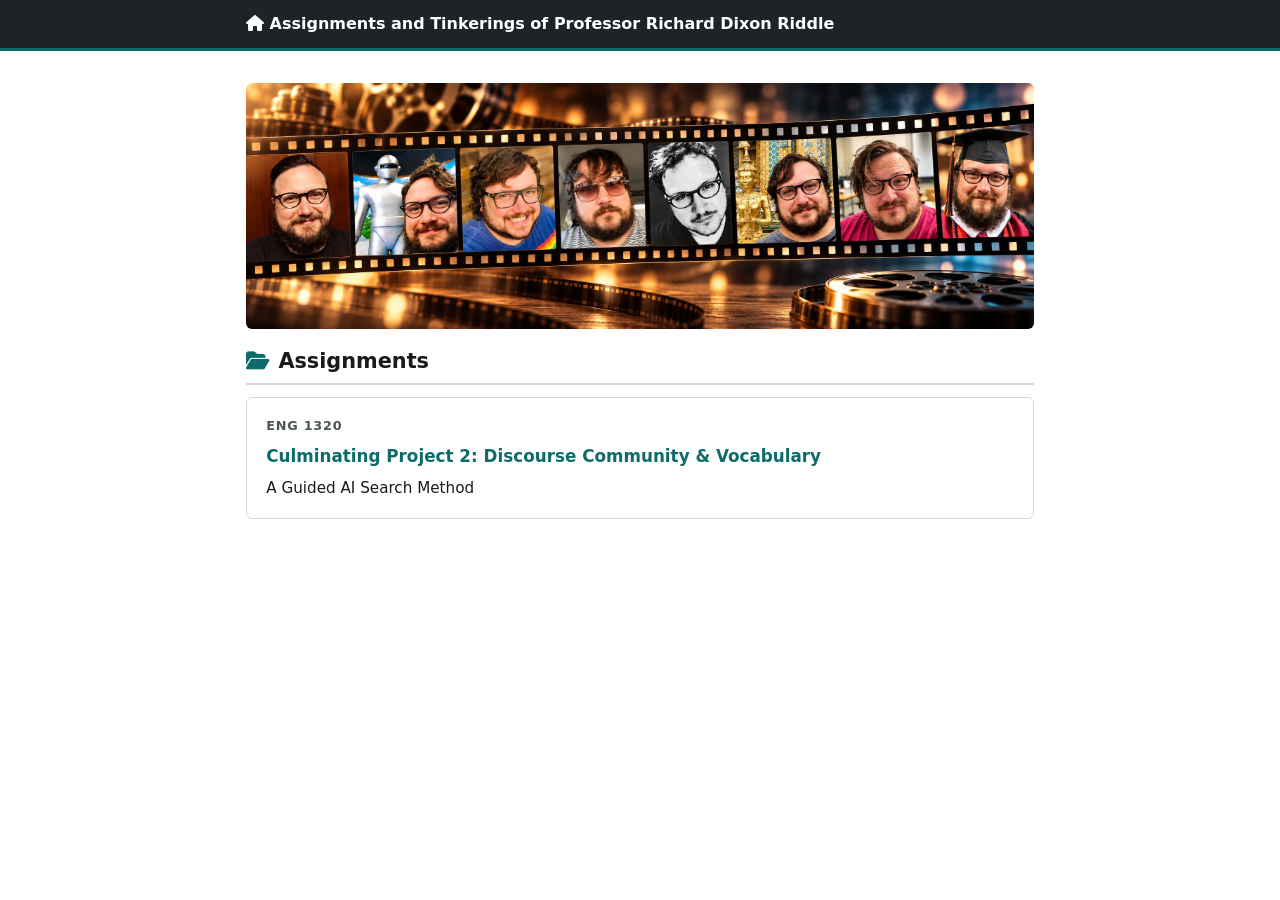
<file: index.html>
<!DOCTYPE html>
<html lang="en">
<head>
  <meta charset="UTF-8">
  <meta name="viewport" content="width=device-width, initial-scale=1">
  <title>Home</title>
  <link rel="stylesheet" href="https://cdnjs.cloudflare.com/ajax/libs/font-awesome/6.5.2/css/all.min.css">
  <link rel="stylesheet" href="styles.css">
</head>
<body class="home">
  <header class="site-header"></header>
  <script src="site.js"></script>

  <main class="page">

    <img class="hero-image" src="images/banner.jpg" width="2244" height="701"
         alt="A film strip of eight photos of Professor Riddle, set against film reels and warm lights.">

    <section>
      <h2><i class="fas fa-folder-open" aria-hidden="true"></i>Assignments</h2>
      <div class="card-grid">
        <a class="card" href="cp2.html">
          <span class="card-tag">ENG 1320</span>
          <span class="card-title">Culminating Project 2: Discourse Community &amp; Vocabulary</span>
          <span class="card-text">A Guided AI Search Method</span>
        </a>
      </div>
    </section>

  </main>
</body>
</html>
</file>
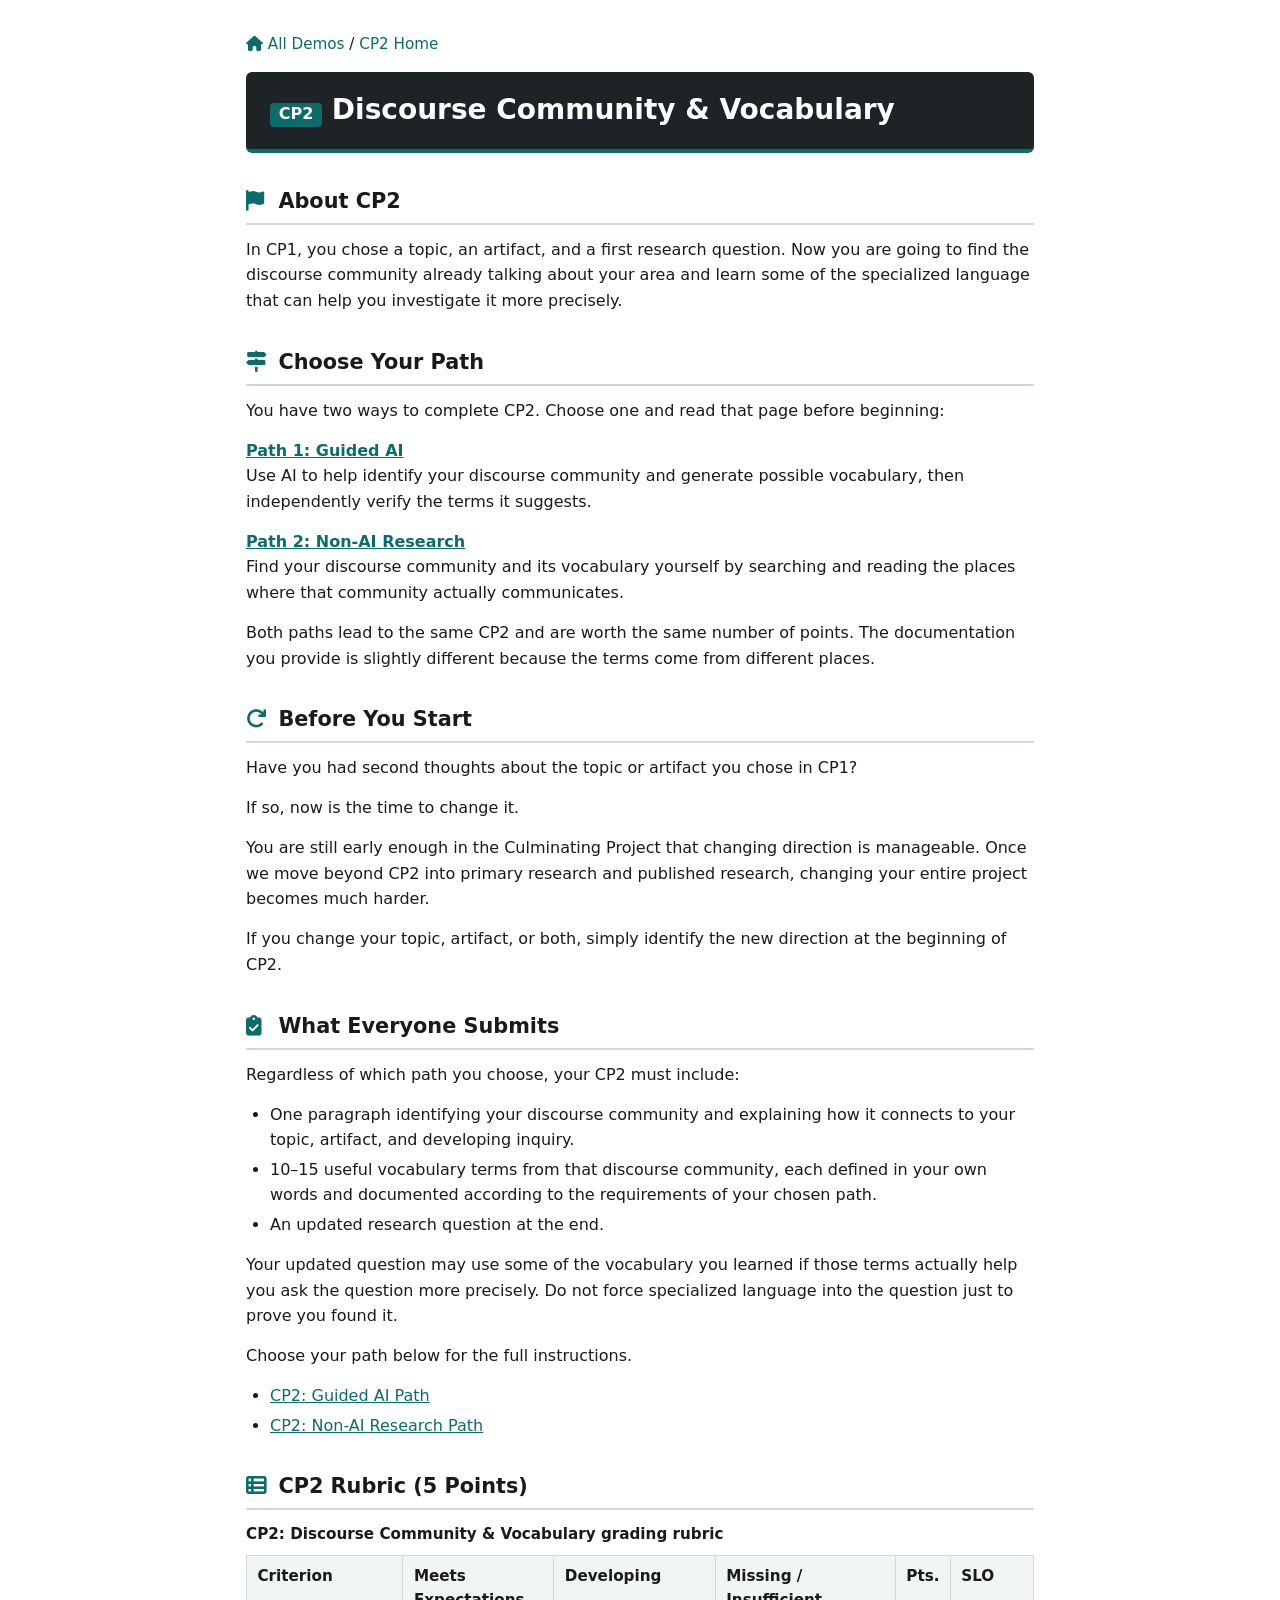
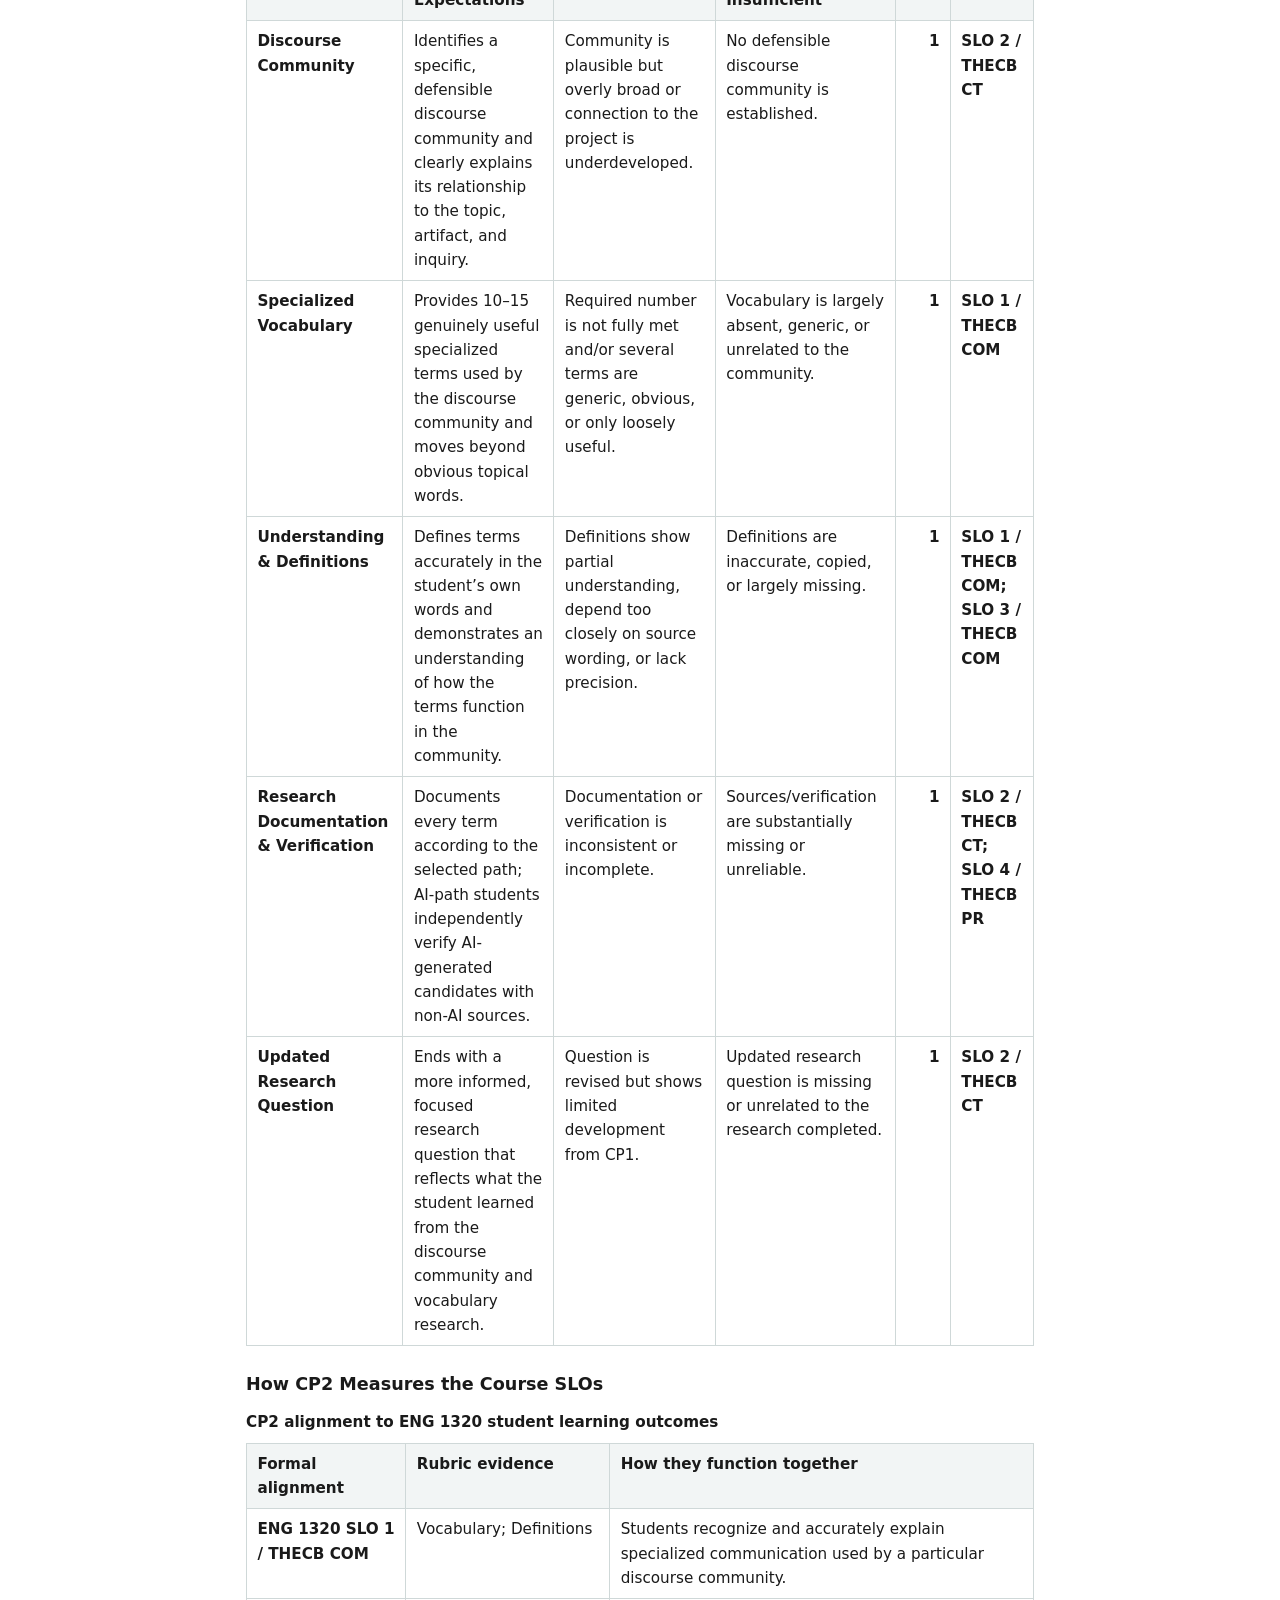
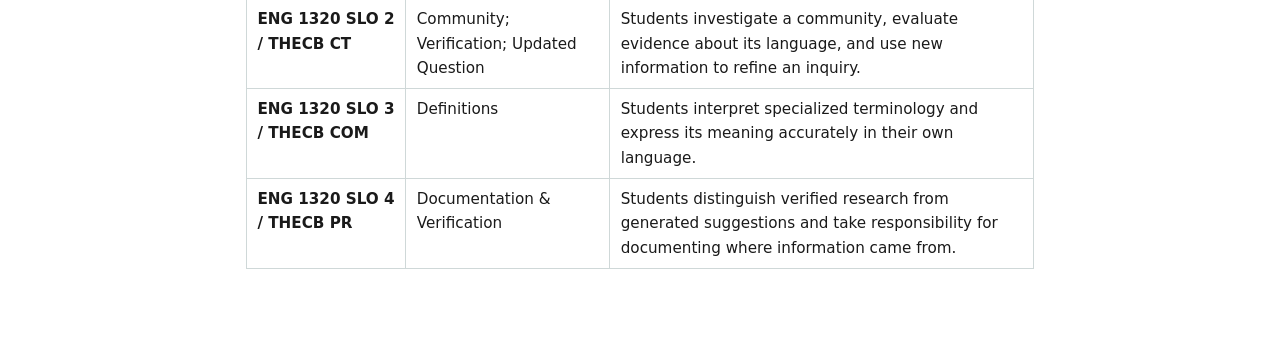
<file: cp2-discourse-community-vocabulary.html>
<!DOCTYPE html>
<html lang="en">
<head>
  <meta charset="UTF-8">
  <meta name="viewport" content="width=device-width, initial-scale=1">
  <title>CP2: Discourse Community &amp; Vocabulary</title>
  <link rel="stylesheet" href="https://cdnjs.cloudflare.com/ajax/libs/font-awesome/6.5.2/css/all.min.css">
  <link rel="stylesheet" href="styles.css">
</head>
<body>
  <main class="page">

    <nav class="crumbs"><a href="index.html"><i class="fas fa-home" aria-hidden="true"></i> All Demos</a> <span aria-hidden="true">/</span> <a href="cp2.html">CP2 Home</a></nav>

    <header class="page-header">
      <h1><span class="label">CP2</span> Discourse Community &amp; Vocabulary</h1>
    </header>

    <section>
      <h2><i class="fas fa-flag" aria-hidden="true"></i>About CP2</h2>
      <p>In CP1, you chose a topic, an artifact, and a first research question. Now you are going to find the discourse community already talking about your area and learn some of the specialized language that can help you investigate it more precisely.</p>
    </section>

    <section>
      <h2><i class="fas fa-map-signs" aria-hidden="true"></i>Choose Your Path</h2>
      <p>You have two ways to complete CP2. Choose one and read that page before beginning:</p>
      <p><strong><a href="cp2-guided-ai-path.html">Path 1: Guided AI</a></strong><br>
        Use AI to help identify your discourse community and generate possible vocabulary, then independently verify the terms it suggests.</p>
      <p><strong><a href="cp2-non-ai-research-path.html">Path 2: Non-AI Research</a></strong><br>
        Find your discourse community and its vocabulary yourself by searching and reading the places where that community actually communicates.</p>
      <p>Both paths lead to the same CP2 and are worth the same number of points. The documentation you provide is slightly different because the terms come from different places.</p>
    </section>

    <section>
      <h2><i class="fas fa-redo" aria-hidden="true"></i>Before You Start</h2>
      <p>Have you had second thoughts about the topic or artifact you chose in CP1?</p>
      <p>If so, now is the time to change it.</p>
      <p>You are still early enough in the Culminating Project that changing direction is manageable. Once we move beyond CP2 into primary research and published research, changing your entire project becomes much harder.</p>
      <p>If you change your topic, artifact, or both, simply identify the new direction at the beginning of CP2.</p>
    </section>

    <section>
      <h2><i class="fas fa-clipboard-check" aria-hidden="true"></i>What Everyone Submits</h2>
      <p>Regardless of which path you choose, your CP2 must include:</p>
      <ul>
        <li>One paragraph identifying your discourse community and explaining how it connects to your topic, artifact, and developing inquiry.</li>
        <li>10–15 useful vocabulary terms from that discourse community, each defined in your own words and documented according to the requirements of your chosen path.</li>
        <li>An updated research question at the end.</li>
      </ul>
      <p>Your updated question may use some of the vocabulary you learned if those terms actually help you ask the question more precisely. Do not force specialized language into the question just to prove you found it.</p>
      <p>Choose your path below for the full instructions.</p>
      <ul>
        <li><a href="cp2-guided-ai-path.html">CP2: Guided AI Path</a></li>
        <li><a href="cp2-non-ai-research-path.html">CP2: Non-AI Research Path</a></li>
      </ul>
    </section>

    <section id="rubric">
      <h2><i class="fas fa-th-list" aria-hidden="true"></i>CP2 Rubric (5 Points)</h2>
      <div class="table-wrap">
        <table>
          <caption>CP2: Discourse Community &amp; Vocabulary grading rubric</caption>
          <thead>
            <tr>
              <th scope="col">Criterion</th>
              <th scope="col">Meets Expectations</th>
              <th scope="col">Developing</th>
              <th scope="col">Missing / Insufficient</th>
              <th scope="col" class="num">Pts.</th>
              <th scope="col">SLO</th>
            </tr>
          </thead>
          <tbody>
            <tr>
              <th scope="row">Discourse Community</th>
              <td>Identifies a specific, defensible discourse community and clearly explains its relationship to the topic, artifact, and inquiry.</td>
              <td>Community is plausible but overly broad or connection to the project is underdeveloped.</td>
              <td>No defensible discourse community is established.</td>
              <td class="num"><strong>1</strong></td>
              <td><strong>SLO 2 / THECB CT</strong></td>
            </tr>
            <tr>
              <th scope="row">Specialized Vocabulary</th>
              <td>Provides 10–15 genuinely useful specialized terms used by the discourse community and moves beyond obvious topical words.</td>
              <td>Required number is not fully met and/or several terms are generic, obvious, or only loosely useful.</td>
              <td>Vocabulary is largely absent, generic, or unrelated to the community.</td>
              <td class="num"><strong>1</strong></td>
              <td><strong>SLO 1 / THECB COM</strong></td>
            </tr>
            <tr>
              <th scope="row">Understanding &amp; Definitions</th>
              <td>Defines terms accurately in the student’s own words and demonstrates an understanding of how the terms function in the community.</td>
              <td>Definitions show partial understanding, depend too closely on source wording, or lack precision.</td>
              <td>Definitions are inaccurate, copied, or largely missing.</td>
              <td class="num"><strong>1</strong></td>
              <td><strong>SLO 1 / THECB COM; SLO 3 / THECB COM</strong></td>
            </tr>
            <tr>
              <th scope="row">Research Documentation &amp; Verification</th>
              <td>Documents every term according to the selected path; AI-path students independently verify AI-generated candidates with non-AI sources.</td>
              <td>Documentation or verification is inconsistent or incomplete.</td>
              <td>Sources/verification are substantially missing or unreliable.</td>
              <td class="num"><strong>1</strong></td>
              <td><strong>SLO 2 / THECB CT; SLO 4 / THECB PR</strong></td>
            </tr>
            <tr>
              <th scope="row">Updated Research Question</th>
              <td>Ends with a more informed, focused research question that reflects what the student learned from the discourse community and vocabulary research.</td>
              <td>Question is revised but shows limited development from CP1.</td>
              <td>Updated research question is missing or unrelated to the research completed.</td>
              <td class="num"><strong>1</strong></td>
              <td><strong>SLO 2 / THECB CT</strong></td>
            </tr>
          </tbody>
        </table>
      </div>

      <h3>How CP2 Measures the Course SLOs</h3>
      <div class="table-wrap">
        <table>
          <caption>CP2 alignment to ENG 1320 student learning outcomes</caption>
          <thead>
            <tr>
              <th scope="col">Formal alignment</th>
              <th scope="col">Rubric evidence</th>
              <th scope="col">How they function together</th>
            </tr>
          </thead>
          <tbody>
            <tr>
              <td><strong>ENG 1320 SLO 1 / THECB COM</strong></td>
              <td>Vocabulary; Definitions</td>
              <td>Students recognize and accurately explain specialized communication used by a particular discourse community.</td>
            </tr>
            <tr>
              <td><strong>ENG 1320 SLO 2 / THECB CT</strong></td>
              <td>Community; Verification; Updated Question</td>
              <td>Students investigate a community, evaluate evidence about its language, and use new information to refine an inquiry.</td>
            </tr>
            <tr>
              <td><strong>ENG 1320 SLO 3 / THECB COM</strong></td>
              <td>Definitions</td>
              <td>Students interpret specialized terminology and express its meaning accurately in their own language.</td>
            </tr>
            <tr>
              <td><strong>ENG 1320 SLO 4 / THECB PR</strong></td>
              <td>Documentation &amp; Verification</td>
              <td>Students distinguish verified research from generated suggestions and take responsibility for documenting where information came from.</td>
            </tr>
          </tbody>
        </table>
      </div>
    </section>

  </main>
</body>
</html>
</file>
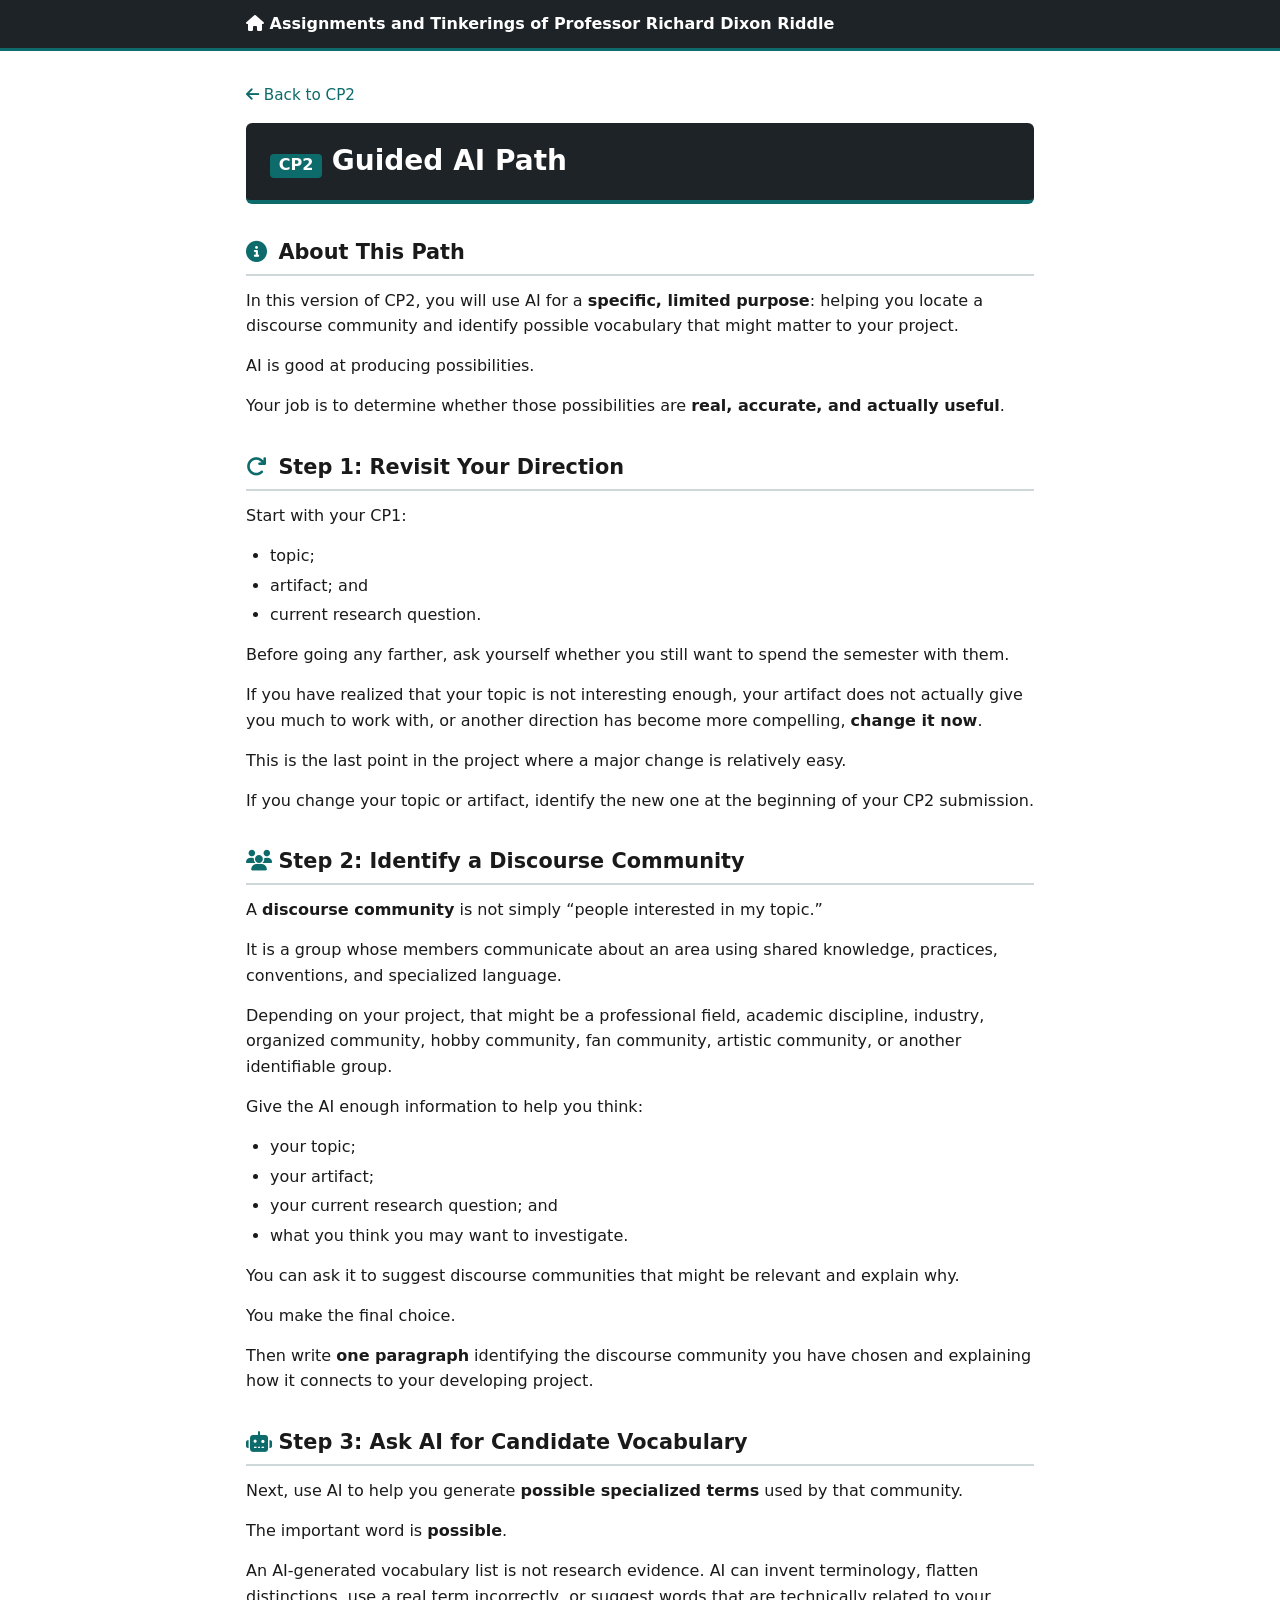
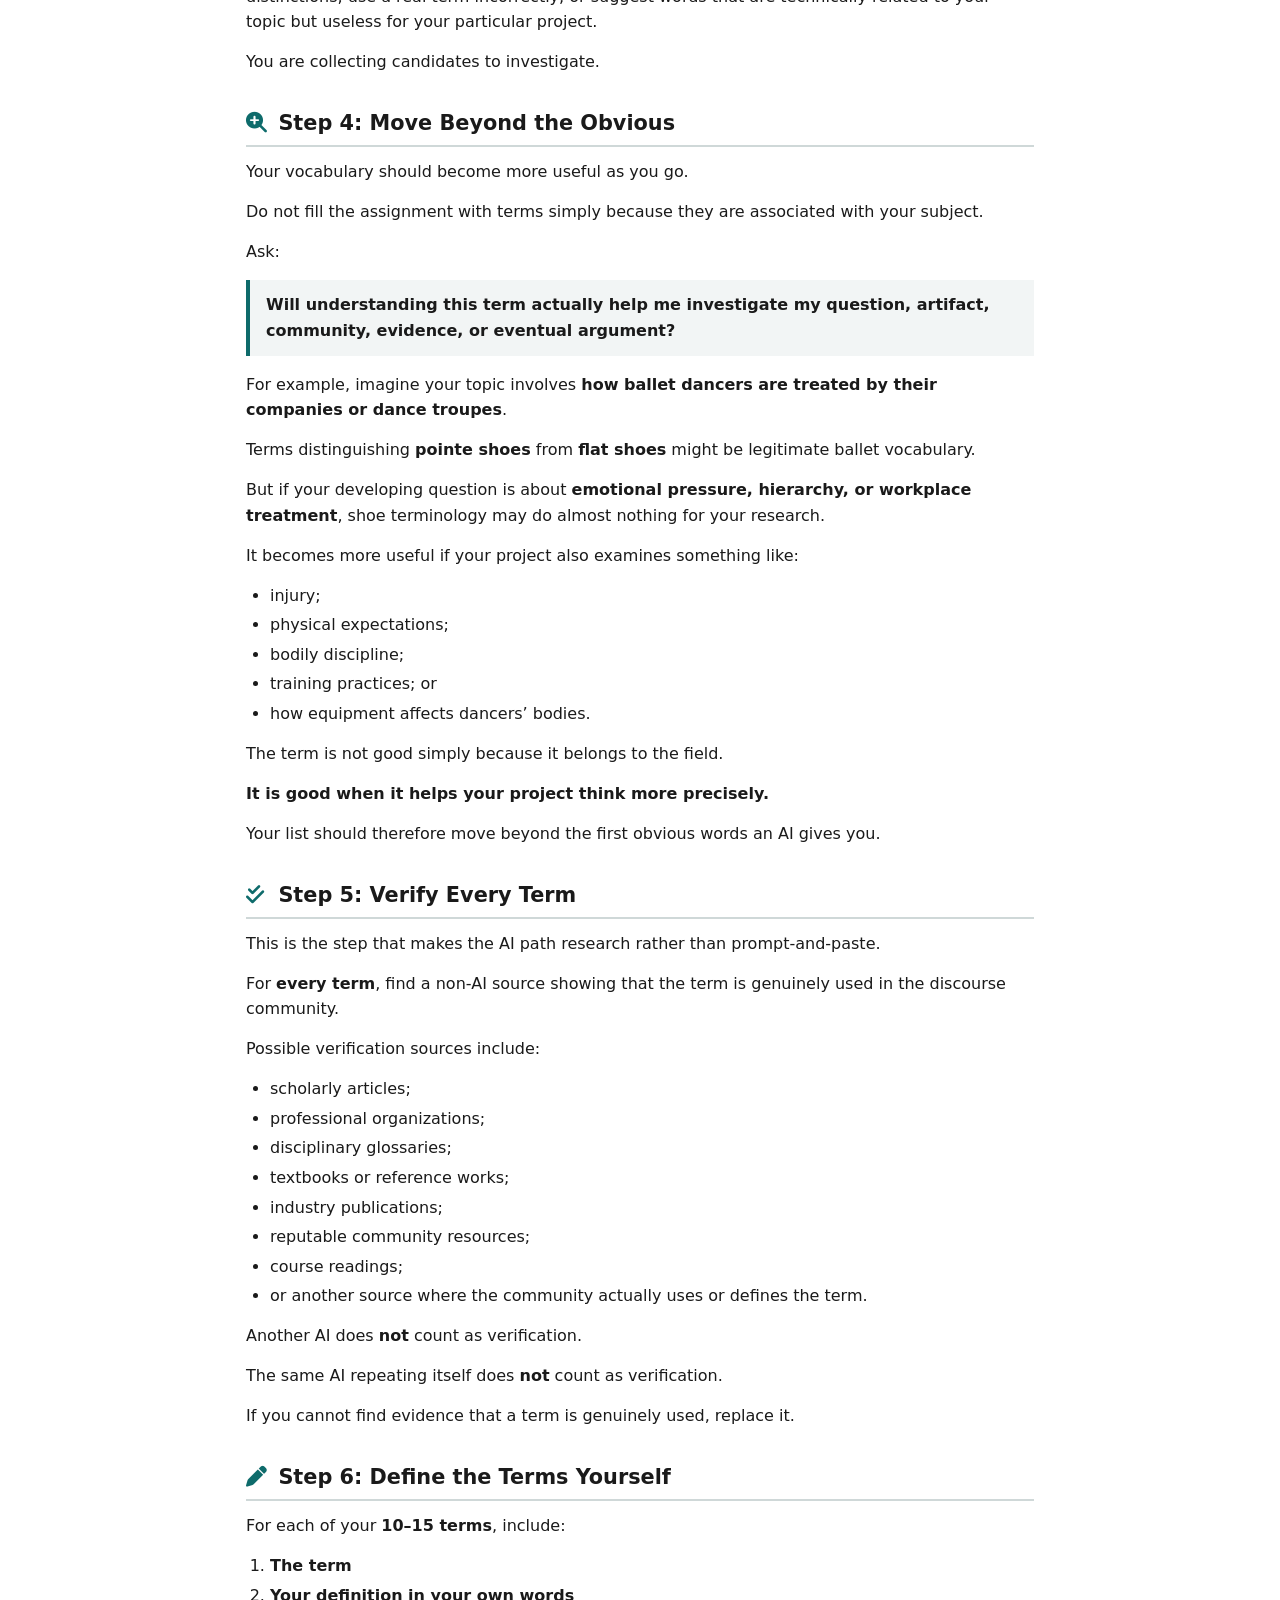
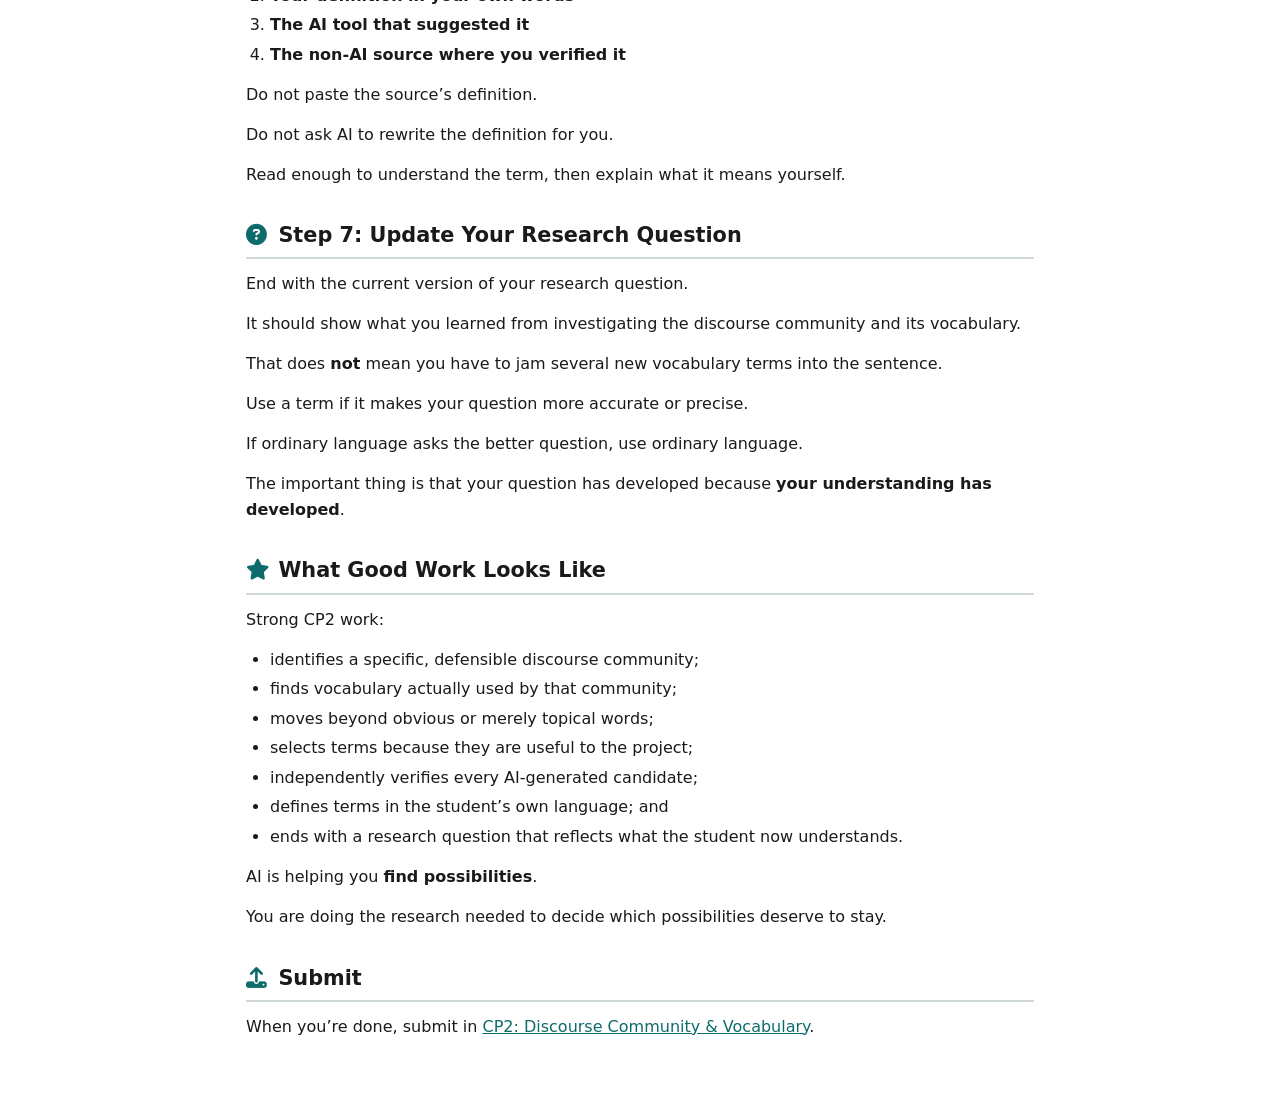
<file: cp2-guided-ai-path.html>
<!DOCTYPE html>
<html lang="en">
<head>
  <meta charset="UTF-8">
  <meta name="viewport" content="width=device-width, initial-scale=1">
  <title>CP2: Guided AI Path</title>
  <link rel="stylesheet" href="https://cdnjs.cloudflare.com/ajax/libs/font-awesome/6.5.2/css/all.min.css">
  <link rel="stylesheet" href="styles.css">
</head>
<body>
  <header class="site-header"></header>
  <script src="site.js"></script>

  <main class="page">

    <nav class="crumbs"><a href="cp2.html"><i class="fas fa-arrow-left" aria-hidden="true"></i> Back to CP2</a></nav>

    <header class="page-header">
      <h1><span class="label">CP2</span> Guided AI Path</h1>
    </header>

    <section>
      <h2><i class="fas fa-info-circle" aria-hidden="true"></i>About This Path</h2>
      <p>In this version of CP2, you will use AI for a <strong>specific, limited purpose</strong>: helping you locate a discourse community and identify possible vocabulary that might matter to your project.</p>
      <p>AI is good at producing possibilities.</p>
      <p>Your job is to determine whether those possibilities are <strong>real, accurate, and actually useful</strong>.</p>
    </section>

    <section>
      <h2><i class="fas fa-redo" aria-hidden="true"></i>Step 1: Revisit Your Direction</h2>
      <p>Start with your CP1:</p>
      <ul>
        <li>topic;</li>
        <li>artifact; and</li>
        <li>current research question.</li>
      </ul>
      <p>Before going any farther, ask yourself whether you still want to spend the semester with them.</p>
      <p>If you have realized that your topic is not interesting enough, your artifact does not actually give you much to work with, or another direction has become more compelling, <strong>change it now</strong>.</p>
      <p>This is the last point in the project where a major change is relatively easy.</p>
      <p>If you change your topic or artifact, identify the new one at the beginning of your CP2 submission.</p>
    </section>

    <section>
      <h2><i class="fas fa-users" aria-hidden="true"></i>Step 2: Identify a Discourse Community</h2>
      <p>A <strong>discourse community</strong> is not simply “people interested in my topic.”</p>
      <p>It is a group whose members communicate about an area using shared knowledge, practices, conventions, and specialized language.</p>
      <p>Depending on your project, that might be a professional field, academic discipline, industry, organized community, hobby community, fan community, artistic community, or another identifiable group.</p>
      <p>Give the AI enough information to help you think:</p>
      <ul>
        <li>your topic;</li>
        <li>your artifact;</li>
        <li>your current research question; and</li>
        <li>what you think you may want to investigate.</li>
      </ul>
      <p>You can ask it to suggest discourse communities that might be relevant and explain why.</p>
      <p>You make the final choice.</p>
      <p>Then write <strong>one paragraph</strong> identifying the discourse community you have chosen and explaining how it connects to your developing project.</p>
    </section>

    <section>
      <h2><i class="fas fa-robot" aria-hidden="true"></i>Step 3: Ask AI for Candidate Vocabulary</h2>
      <p>Next, use AI to help you generate <strong>possible specialized terms</strong> used by that community.</p>
      <p>The important word is <strong>possible</strong>.</p>
      <p>An AI-generated vocabulary list is not research evidence. AI can invent terminology, flatten distinctions, use a real term incorrectly, or suggest words that are technically related to your topic but useless for your particular project.</p>
      <p>You are collecting candidates to investigate.</p>
    </section>

    <section>
      <h2><i class="fas fa-search-plus" aria-hidden="true"></i>Step 4: Move Beyond the Obvious</h2>
      <p>Your vocabulary should become more useful as you go.</p>
      <p>Do not fill the assignment with terms simply because they are associated with your subject.</p>
      <p>Ask:</p>
      <blockquote>
        <p><strong>Will understanding this term actually help me investigate my question, artifact, community, evidence, or eventual argument?</strong></p>
      </blockquote>
      <p>For example, imagine your topic involves <strong>how ballet dancers are treated by their companies or dance troupes</strong>.</p>
      <p>Terms distinguishing <strong>pointe shoes</strong> from <strong>flat shoes</strong> might be legitimate ballet vocabulary.</p>
      <p>But if your developing question is about <strong>emotional pressure, hierarchy, or workplace treatment</strong>, shoe terminology may do almost nothing for your research.</p>
      <p>It becomes more useful if your project also examines something like:</p>
      <ul>
        <li>injury;</li>
        <li>physical expectations;</li>
        <li>bodily discipline;</li>
        <li>training practices; or</li>
        <li>how equipment affects dancers’ bodies.</li>
      </ul>
      <p>The term is not good simply because it belongs to the field.</p>
      <p><strong>It is good when it helps your project think more precisely.</strong></p>
      <p>Your list should therefore move beyond the first obvious words an AI gives you.</p>
    </section>

    <section>
      <h2><i class="fas fa-check-double" aria-hidden="true"></i>Step 5: Verify Every Term</h2>
      <p>This is the step that makes the AI path research rather than prompt-and-paste.</p>
      <p>For <strong>every term</strong>, find a non-AI source showing that the term is genuinely used in the discourse community.</p>
      <p>Possible verification sources include:</p>
      <ul>
        <li>scholarly articles;</li>
        <li>professional organizations;</li>
        <li>disciplinary glossaries;</li>
        <li>textbooks or reference works;</li>
        <li>industry publications;</li>
        <li>reputable community resources;</li>
        <li>course readings;</li>
        <li>or another source where the community actually uses or defines the term.</li>
      </ul>
      <p>Another AI does <strong>not</strong> count as verification.</p>
      <p>The same AI repeating itself does <strong>not</strong> count as verification.</p>
      <p>If you cannot find evidence that a term is genuinely used, replace it.</p>
    </section>

    <section>
      <h2><i class="fas fa-pen" aria-hidden="true"></i>Step 6: Define the Terms Yourself</h2>
      <p>For each of your <strong>10–15 terms</strong>, include:</p>
      <ol>
        <li><strong>The term</strong></li>
        <li><strong>Your definition in your own words</strong></li>
        <li><strong>The AI tool that suggested it</strong></li>
        <li><strong>The non-AI source where you verified it</strong></li>
      </ol>
      <p>Do not paste the source’s definition.</p>
      <p>Do not ask AI to rewrite the definition for you.</p>
      <p>Read enough to understand the term, then explain what it means yourself.</p>
    </section>

    <section>
      <h2><i class="fas fa-question-circle" aria-hidden="true"></i>Step 7: Update Your Research Question</h2>
      <p>End with the current version of your research question.</p>
      <p>It should show what you learned from investigating the discourse community and its vocabulary.</p>
      <p>That does <strong>not</strong> mean you have to jam several new vocabulary terms into the sentence.</p>
      <p>Use a term if it makes your question more accurate or precise.</p>
      <p>If ordinary language asks the better question, use ordinary language.</p>
      <p>The important thing is that your question has developed because <strong>your understanding has developed</strong>.</p>
    </section>

    <section>
      <h2><i class="fas fa-star" aria-hidden="true"></i>What Good Work Looks Like</h2>
      <p>Strong CP2 work:</p>
      <ul>
        <li>identifies a specific, defensible discourse community;</li>
        <li>finds vocabulary actually used by that community;</li>
        <li>moves beyond obvious or merely topical words;</li>
        <li>selects terms because they are useful to the project;</li>
        <li>independently verifies every AI-generated candidate;</li>
        <li>defines terms in the student’s own language; and</li>
        <li>ends with a research question that reflects what the student now understands.</li>
      </ul>
      <p>AI is helping you <strong>find possibilities</strong>.</p>
      <p>You are doing the research needed to decide which possibilities deserve to stay.</p>
    </section>

    <section>
      <h2><i class="fas fa-upload" aria-hidden="true"></i>Submit</h2>
      <p>When you’re done, submit in <a href="cp2.html">CP2: Discourse Community &amp; Vocabulary</a>.</p>
    </section>

  </main>
</body>
</html>
</file>
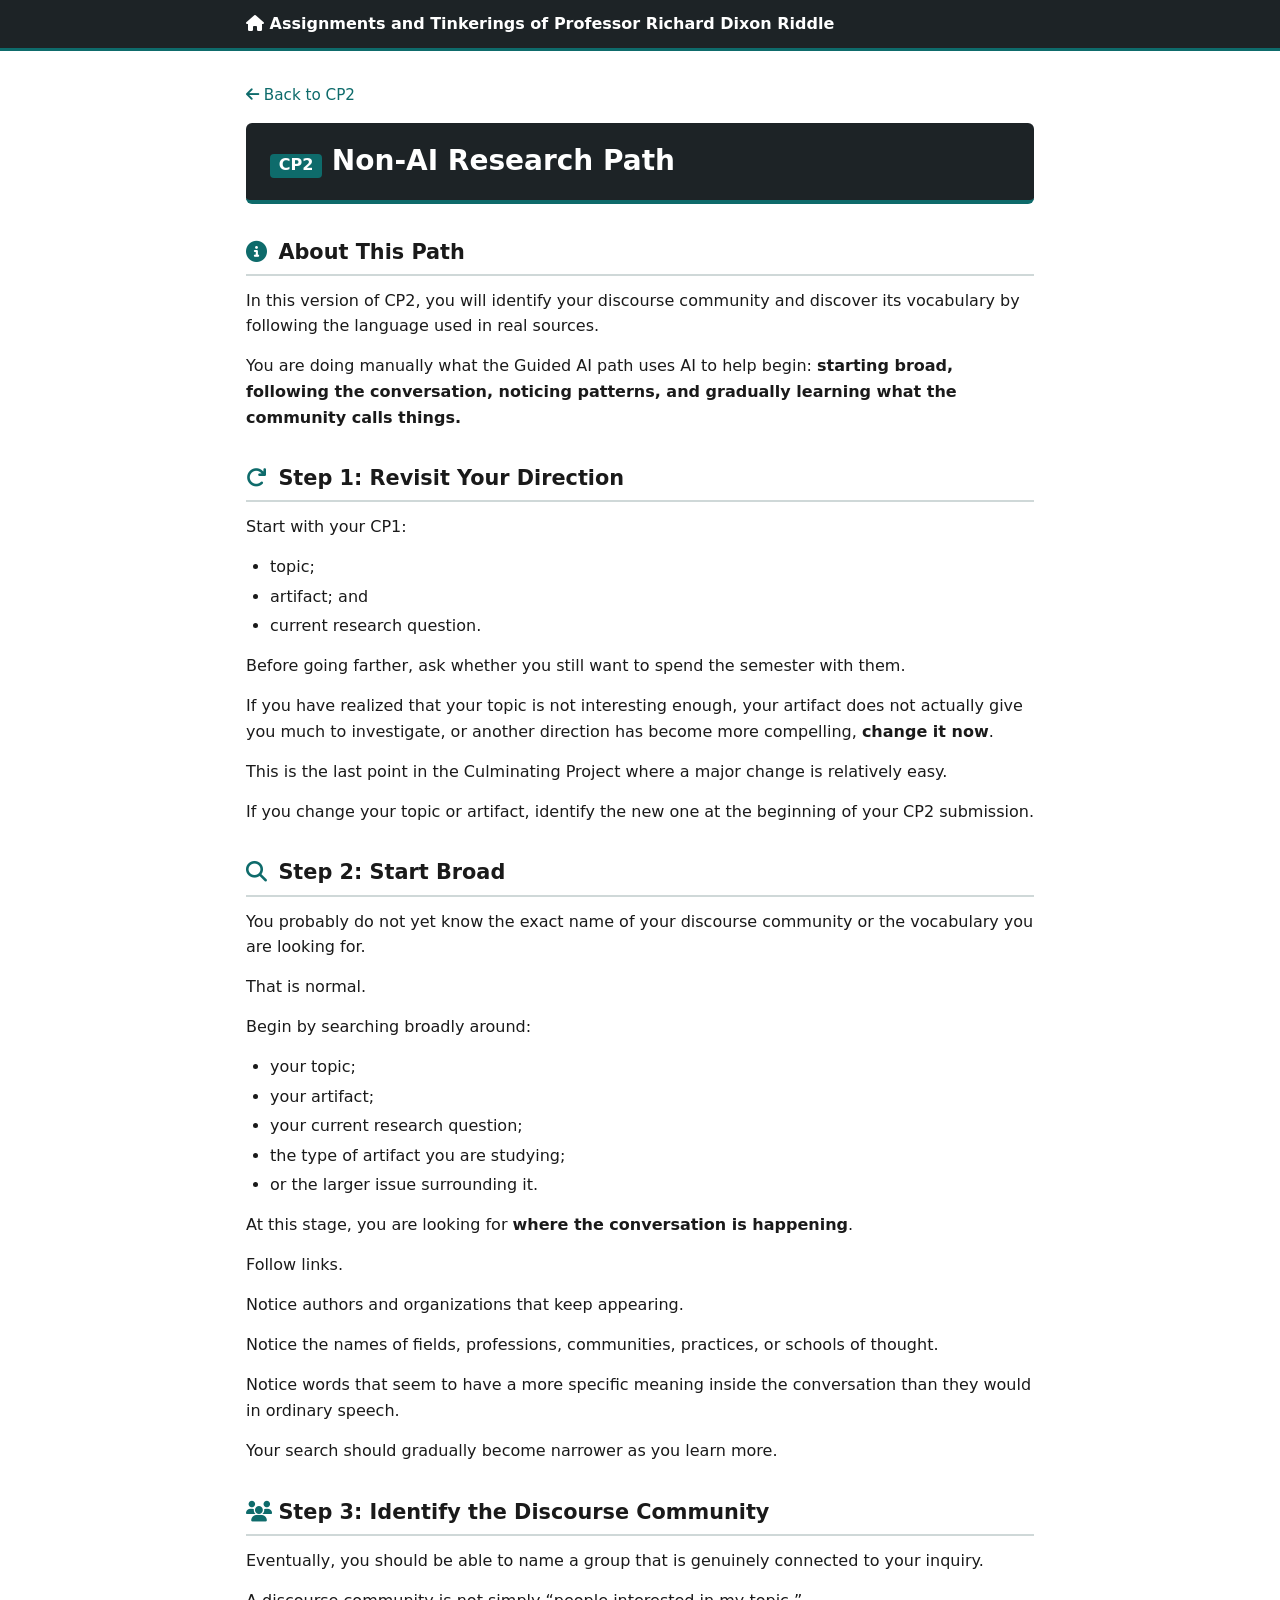
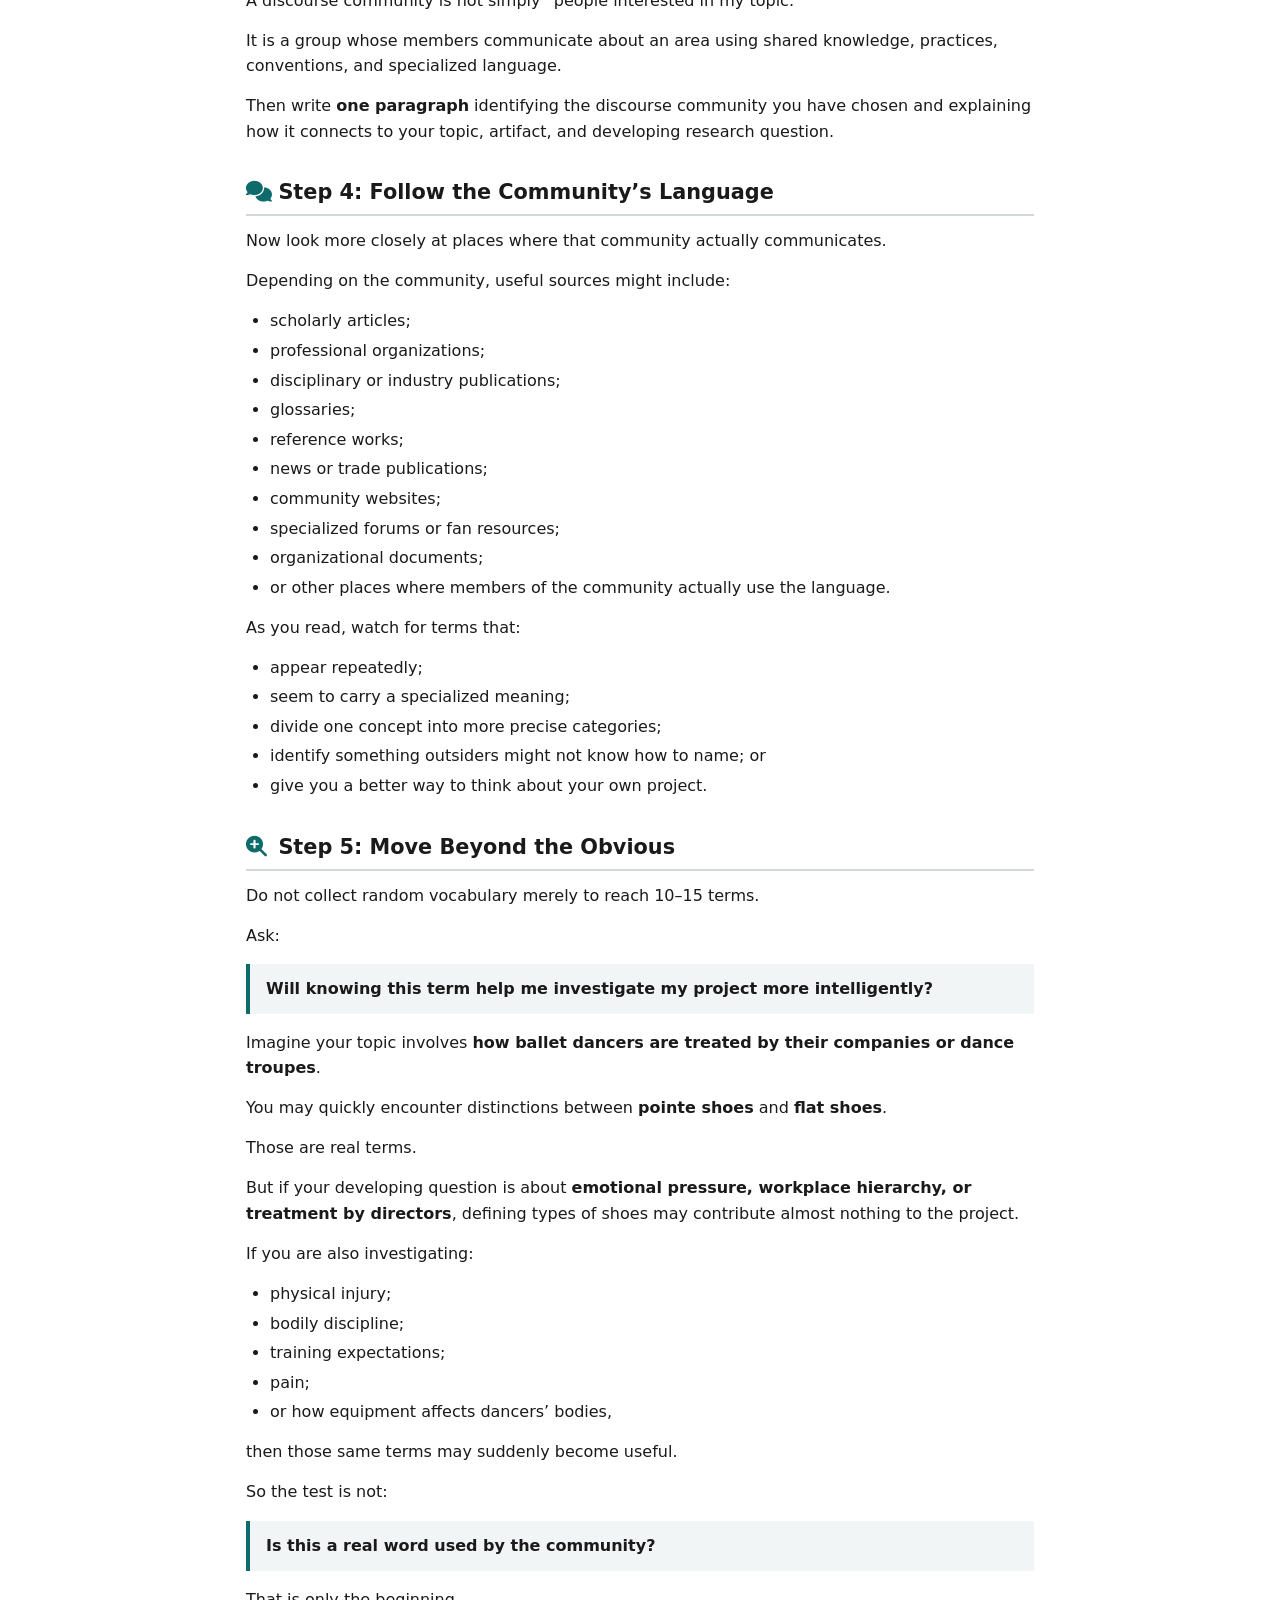
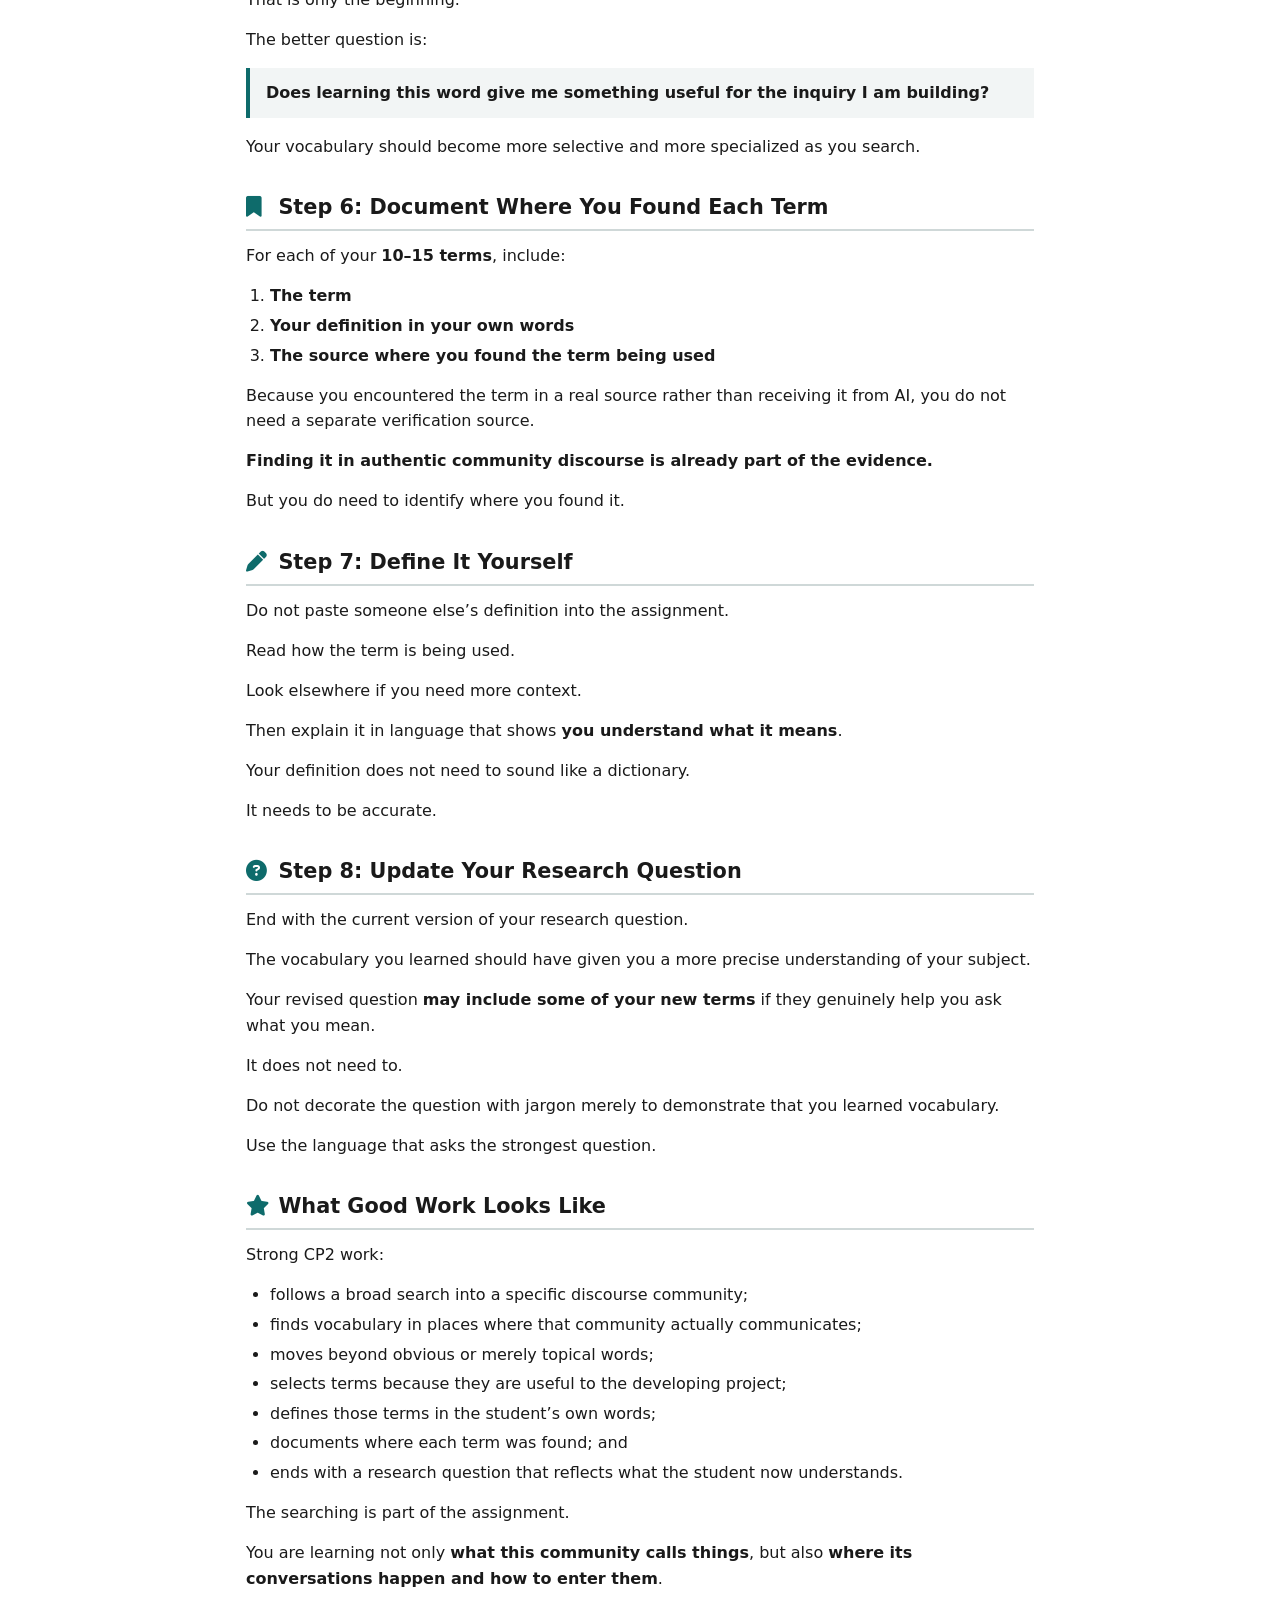
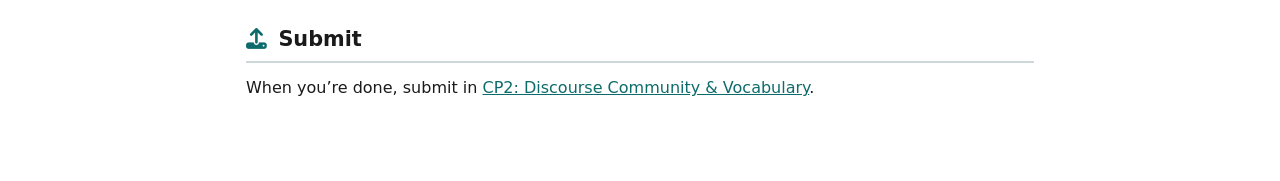
<file: cp2-non-ai-research-path.html>
<!DOCTYPE html>
<html lang="en">
<head>
  <meta charset="UTF-8">
  <meta name="viewport" content="width=device-width, initial-scale=1">
  <title>CP2: Non-AI Research Path</title>
  <link rel="stylesheet" href="https://cdnjs.cloudflare.com/ajax/libs/font-awesome/6.5.2/css/all.min.css">
  <link rel="stylesheet" href="styles.css">
</head>
<body>
  <header class="site-header"></header>
  <script src="site.js"></script>

  <main class="page">

    <nav class="crumbs"><a href="cp2.html"><i class="fas fa-arrow-left" aria-hidden="true"></i> Back to CP2</a></nav>

    <header class="page-header">
      <h1><span class="label">CP2</span> Non-AI Research Path</h1>
    </header>

    <section>
      <h2><i class="fas fa-info-circle" aria-hidden="true"></i>About This Path</h2>
      <p>In this version of CP2, you will identify your discourse community and discover its vocabulary by following the language used in real sources.</p>
      <p>You are doing manually what the Guided AI path uses AI to help begin: <strong>starting broad, following the conversation, noticing patterns, and gradually learning what the community calls things.</strong></p>
    </section>

    <section>
      <h2><i class="fas fa-redo" aria-hidden="true"></i>Step 1: Revisit Your Direction</h2>
      <p>Start with your CP1:</p>
      <ul>
        <li>topic;</li>
        <li>artifact; and</li>
        <li>current research question.</li>
      </ul>
      <p>Before going farther, ask whether you still want to spend the semester with them.</p>
      <p>If you have realized that your topic is not interesting enough, your artifact does not actually give you much to investigate, or another direction has become more compelling, <strong>change it now</strong>.</p>
      <p>This is the last point in the Culminating Project where a major change is relatively easy.</p>
      <p>If you change your topic or artifact, identify the new one at the beginning of your CP2 submission.</p>
    </section>

    <section>
      <h2><i class="fas fa-search" aria-hidden="true"></i>Step 2: Start Broad</h2>
      <p>You probably do not yet know the exact name of your discourse community or the vocabulary you are looking for.</p>
      <p>That is normal.</p>
      <p>Begin by searching broadly around:</p>
      <ul>
        <li>your topic;</li>
        <li>your artifact;</li>
        <li>your current research question;</li>
        <li>the type of artifact you are studying;</li>
        <li>or the larger issue surrounding it.</li>
      </ul>
      <p>At this stage, you are looking for <strong>where the conversation is happening</strong>.</p>
      <p>Follow links.</p>
      <p>Notice authors and organizations that keep appearing.</p>
      <p>Notice the names of fields, professions, communities, practices, or schools of thought.</p>
      <p>Notice words that seem to have a more specific meaning inside the conversation than they would in ordinary speech.</p>
      <p>Your search should gradually become narrower as you learn more.</p>
    </section>

    <section>
      <h2><i class="fas fa-users" aria-hidden="true"></i>Step 3: Identify the Discourse Community</h2>
      <p>Eventually, you should be able to name a group that is genuinely connected to your inquiry.</p>
      <p>A discourse community is not simply “people interested in my topic.”</p>
      <p>It is a group whose members communicate about an area using shared knowledge, practices, conventions, and specialized language.</p>
      <p>Then write <strong>one paragraph</strong> identifying the discourse community you have chosen and explaining how it connects to your topic, artifact, and developing research question.</p>
    </section>

    <section>
      <h2><i class="fas fa-comments" aria-hidden="true"></i>Step 4: Follow the Community’s Language</h2>
      <p>Now look more closely at places where that community actually communicates.</p>
      <p>Depending on the community, useful sources might include:</p>
      <ul>
        <li>scholarly articles;</li>
        <li>professional organizations;</li>
        <li>disciplinary or industry publications;</li>
        <li>glossaries;</li>
        <li>reference works;</li>
        <li>news or trade publications;</li>
        <li>community websites;</li>
        <li>specialized forums or fan resources;</li>
        <li>organizational documents;</li>
        <li>or other places where members of the community actually use the language.</li>
      </ul>
      <p>As you read, watch for terms that:</p>
      <ul>
        <li>appear repeatedly;</li>
        <li>seem to carry a specialized meaning;</li>
        <li>divide one concept into more precise categories;</li>
        <li>identify something outsiders might not know how to name; or</li>
        <li>give you a better way to think about your own project.</li>
      </ul>
    </section>

    <section>
      <h2><i class="fas fa-search-plus" aria-hidden="true"></i>Step 5: Move Beyond the Obvious</h2>
      <p>Do not collect random vocabulary merely to reach 10–15 terms.</p>
      <p>Ask:</p>
      <blockquote>
        <p><strong>Will knowing this term help me investigate my project more intelligently?</strong></p>
      </blockquote>
      <p>Imagine your topic involves <strong>how ballet dancers are treated by their companies or dance troupes</strong>.</p>
      <p>You may quickly encounter distinctions between <strong>pointe shoes</strong> and <strong>flat shoes</strong>.</p>
      <p>Those are real terms.</p>
      <p>But if your developing question is about <strong>emotional pressure, workplace hierarchy, or treatment by directors</strong>, defining types of shoes may contribute almost nothing to the project.</p>
      <p>If you are also investigating:</p>
      <ul>
        <li>physical injury;</li>
        <li>bodily discipline;</li>
        <li>training expectations;</li>
        <li>pain;</li>
        <li>or how equipment affects dancers’ bodies,</li>
      </ul>
      <p>then those same terms may suddenly become useful.</p>
      <p>So the test is not:</p>
      <blockquote>
        <p><strong>Is this a real word used by the community?</strong></p>
      </blockquote>
      <p>That is only the beginning.</p>
      <p>The better question is:</p>
      <blockquote>
        <p><strong>Does learning this word give me something useful for the inquiry I am building?</strong></p>
      </blockquote>
      <p>Your vocabulary should become more selective and more specialized as you search.</p>
    </section>

    <section>
      <h2><i class="fas fa-bookmark" aria-hidden="true"></i>Step 6: Document Where You Found Each Term</h2>
      <p>For each of your <strong>10–15 terms</strong>, include:</p>
      <ol>
        <li><strong>The term</strong></li>
        <li><strong>Your definition in your own words</strong></li>
        <li><strong>The source where you found the term being used</strong></li>
      </ol>
      <p>Because you encountered the term in a real source rather than receiving it from AI, you do not need a separate verification source.</p>
      <p><strong>Finding it in authentic community discourse is already part of the evidence.</strong></p>
      <p>But you do need to identify where you found it.</p>
    </section>

    <section>
      <h2><i class="fas fa-pen" aria-hidden="true"></i>Step 7: Define It Yourself</h2>
      <p>Do not paste someone else’s definition into the assignment.</p>
      <p>Read how the term is being used.</p>
      <p>Look elsewhere if you need more context.</p>
      <p>Then explain it in language that shows <strong>you understand what it means</strong>.</p>
      <p>Your definition does not need to sound like a dictionary.</p>
      <p>It needs to be accurate.</p>
    </section>

    <section>
      <h2><i class="fas fa-question-circle" aria-hidden="true"></i>Step 8: Update Your Research Question</h2>
      <p>End with the current version of your research question.</p>
      <p>The vocabulary you learned should have given you a more precise understanding of your subject.</p>
      <p>Your revised question <strong>may include some of your new terms</strong> if they genuinely help you ask what you mean.</p>
      <p>It does not need to.</p>
      <p>Do not decorate the question with jargon merely to demonstrate that you learned vocabulary.</p>
      <p>Use the language that asks the strongest question.</p>
    </section>

    <section>
      <h2><i class="fas fa-star" aria-hidden="true"></i>What Good Work Looks Like</h2>
      <p>Strong CP2 work:</p>
      <ul>
        <li>follows a broad search into a specific discourse community;</li>
        <li>finds vocabulary in places where that community actually communicates;</li>
        <li>moves beyond obvious or merely topical words;</li>
        <li>selects terms because they are useful to the developing project;</li>
        <li>defines those terms in the student’s own words;</li>
        <li>documents where each term was found; and</li>
        <li>ends with a research question that reflects what the student now understands.</li>
      </ul>
      <p>The searching is part of the assignment.</p>
      <p>You are learning not only <strong>what this community calls things</strong>, but also <strong>where its conversations happen and how to enter them</strong>.</p>
    </section>

    <section>
      <h2><i class="fas fa-upload" aria-hidden="true"></i>Submit</h2>
      <p>When you’re done, submit in <a href="cp2.html">CP2: Discourse Community &amp; Vocabulary</a>.</p>
    </section>

  </main>
</body>
</html>
</file>
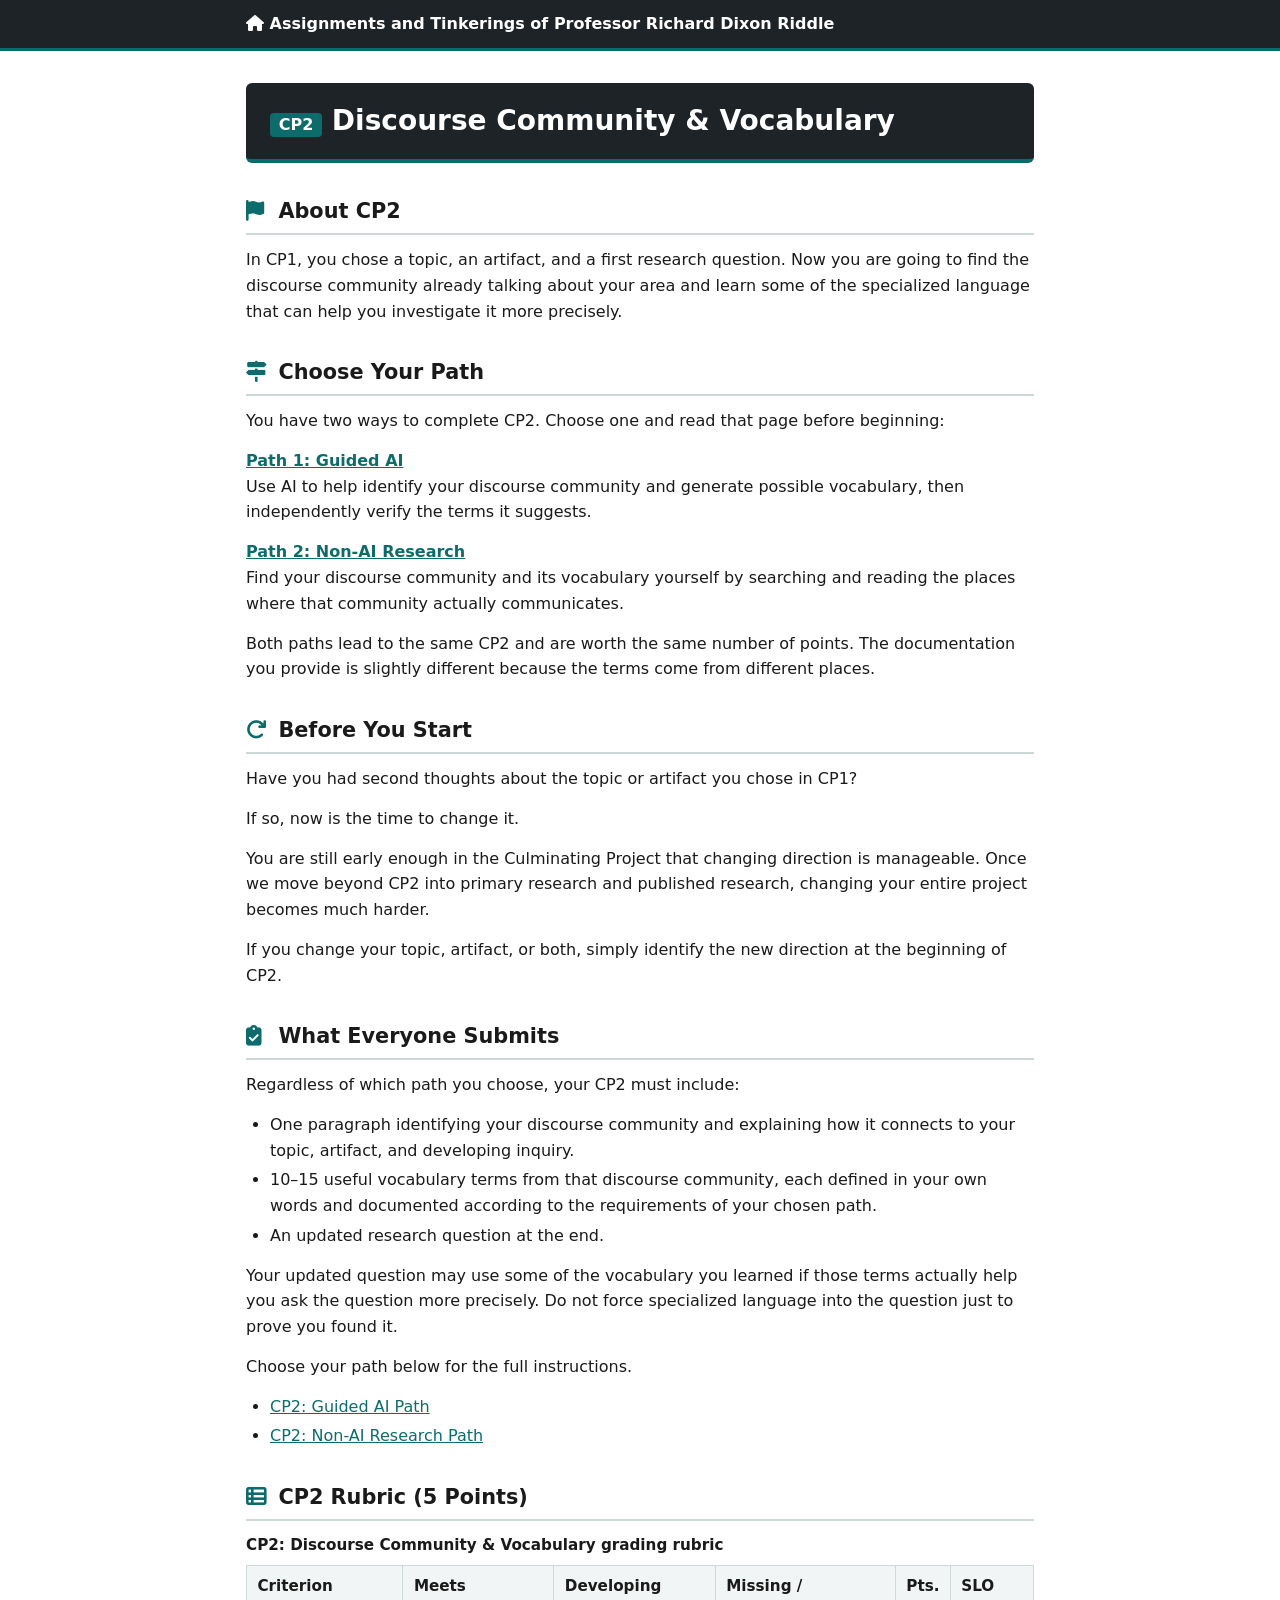
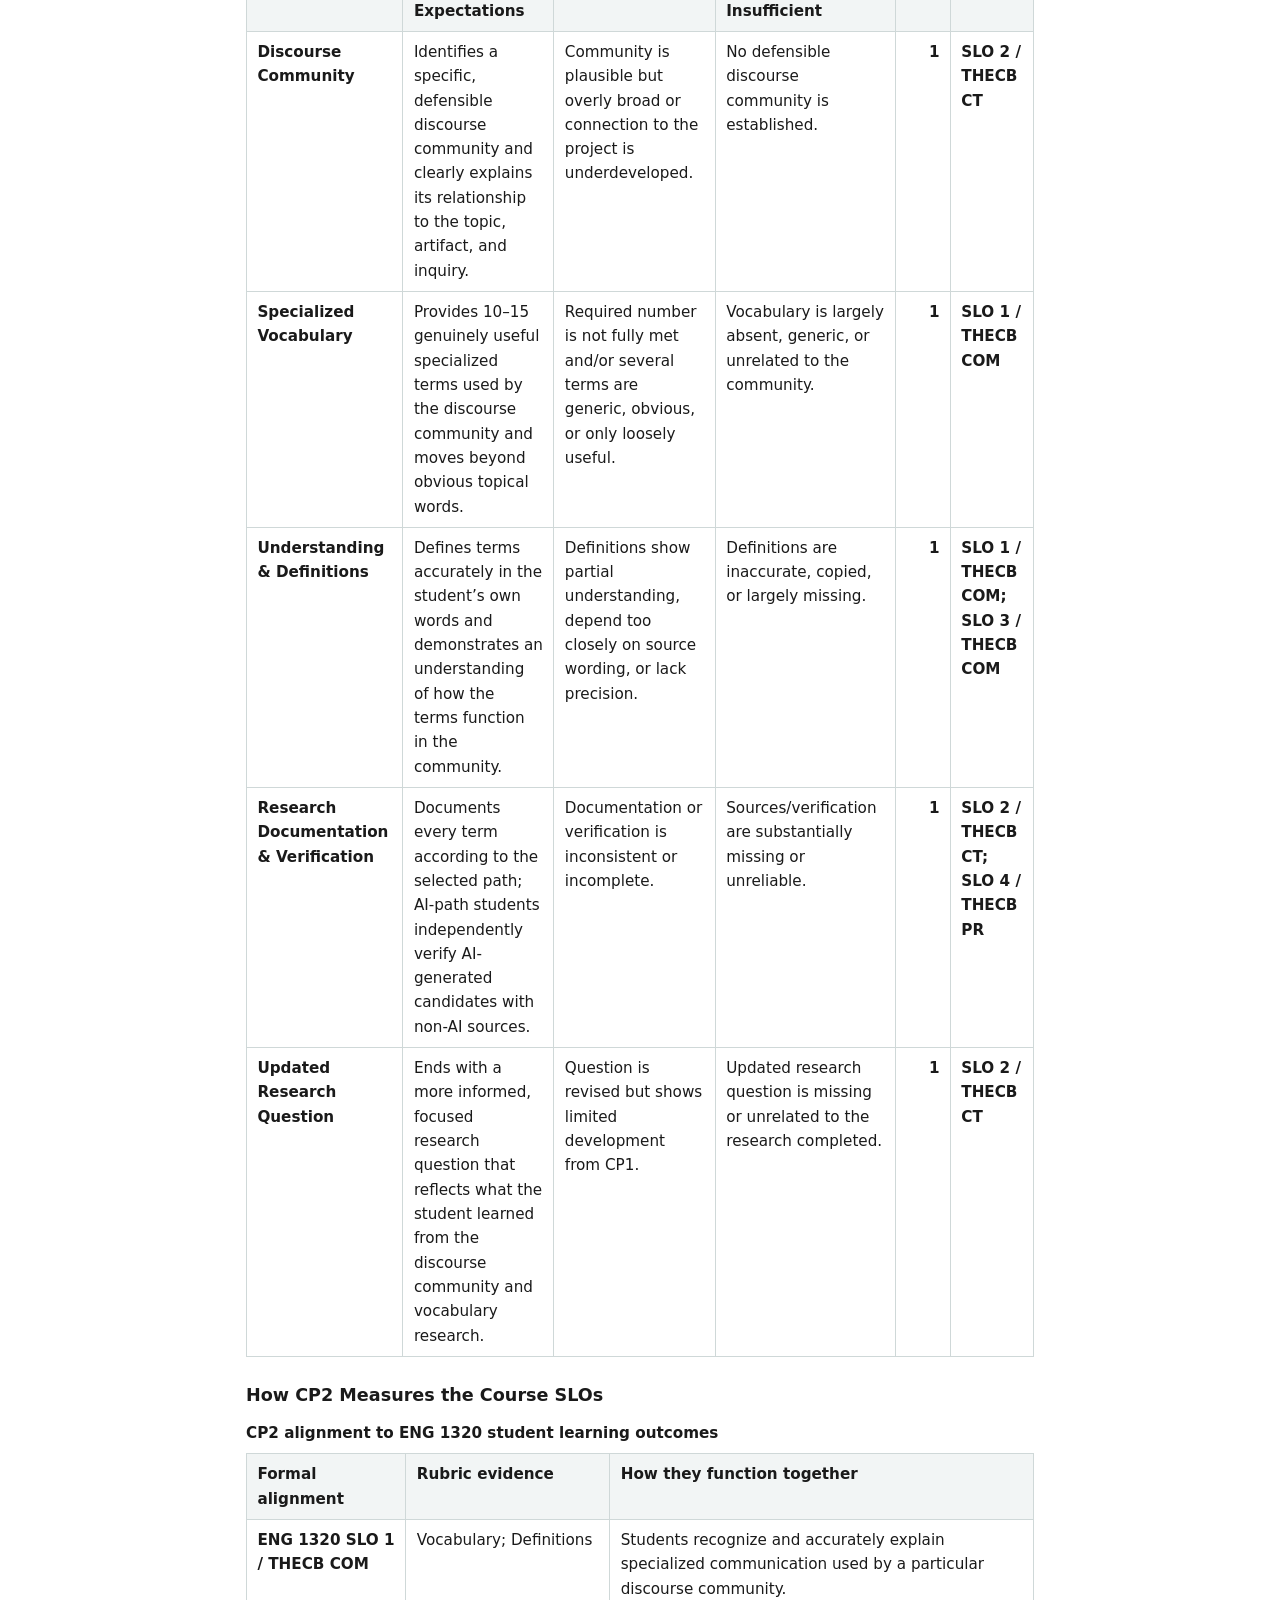
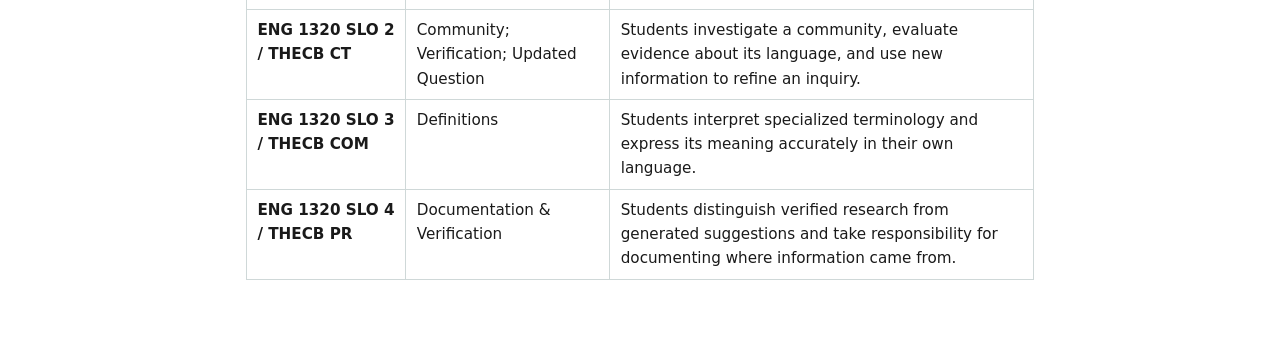
<file: cp2.html>
<!DOCTYPE html>
<html lang="en">
<head>
  <meta charset="UTF-8">
  <meta name="viewport" content="width=device-width, initial-scale=1">
  <title>CP2: Discourse Community &amp; Vocabulary</title>
  <link rel="stylesheet" href="https://cdnjs.cloudflare.com/ajax/libs/font-awesome/6.5.2/css/all.min.css">
  <link rel="stylesheet" href="styles.css">
</head>
<body>
  <header class="site-header"></header>
  <script src="site.js"></script>

  <main class="page">

    <header class="page-header">
      <h1><span class="label">CP2</span> Discourse Community &amp; Vocabulary</h1>
    </header>

    <section>
      <h2><i class="fas fa-flag" aria-hidden="true"></i>About CP2</h2>
      <p>In CP1, you chose a topic, an artifact, and a first research question. Now you are going to find the discourse community already talking about your area and learn some of the specialized language that can help you investigate it more precisely.</p>
    </section>

    <section>
      <h2><i class="fas fa-map-signs" aria-hidden="true"></i>Choose Your Path</h2>
      <p>You have two ways to complete CP2. Choose one and read that page before beginning:</p>
      <p><strong><a href="cp2-guided-ai-path.html">Path 1: Guided AI</a></strong><br>
        Use AI to help identify your discourse community and generate possible vocabulary, then independently verify the terms it suggests.</p>
      <p><strong><a href="cp2-non-ai-research-path.html">Path 2: Non-AI Research</a></strong><br>
        Find your discourse community and its vocabulary yourself by searching and reading the places where that community actually communicates.</p>
      <p>Both paths lead to the same CP2 and are worth the same number of points. The documentation you provide is slightly different because the terms come from different places.</p>
    </section>

    <section>
      <h2><i class="fas fa-redo" aria-hidden="true"></i>Before You Start</h2>
      <p>Have you had second thoughts about the topic or artifact you chose in CP1?</p>
      <p>If so, now is the time to change it.</p>
      <p>You are still early enough in the Culminating Project that changing direction is manageable. Once we move beyond CP2 into primary research and published research, changing your entire project becomes much harder.</p>
      <p>If you change your topic, artifact, or both, simply identify the new direction at the beginning of CP2.</p>
    </section>

    <section>
      <h2><i class="fas fa-clipboard-check" aria-hidden="true"></i>What Everyone Submits</h2>
      <p>Regardless of which path you choose, your CP2 must include:</p>
      <ul>
        <li>One paragraph identifying your discourse community and explaining how it connects to your topic, artifact, and developing inquiry.</li>
        <li>10–15 useful vocabulary terms from that discourse community, each defined in your own words and documented according to the requirements of your chosen path.</li>
        <li>An updated research question at the end.</li>
      </ul>
      <p>Your updated question may use some of the vocabulary you learned if those terms actually help you ask the question more precisely. Do not force specialized language into the question just to prove you found it.</p>
      <p>Choose your path below for the full instructions.</p>
      <ul>
        <li><a href="cp2-guided-ai-path.html">CP2: Guided AI Path</a></li>
        <li><a href="cp2-non-ai-research-path.html">CP2: Non-AI Research Path</a></li>
      </ul>
    </section>

    <section id="rubric">
      <h2><i class="fas fa-th-list" aria-hidden="true"></i>CP2 Rubric (5 Points)</h2>
      <div class="table-wrap">
        <table>
          <caption>CP2: Discourse Community &amp; Vocabulary grading rubric</caption>
          <thead>
            <tr>
              <th scope="col">Criterion</th>
              <th scope="col">Meets Expectations</th>
              <th scope="col">Developing</th>
              <th scope="col">Missing / Insufficient</th>
              <th scope="col" class="num">Pts.</th>
              <th scope="col">SLO</th>
            </tr>
          </thead>
          <tbody>
            <tr>
              <th scope="row">Discourse Community</th>
              <td>Identifies a specific, defensible discourse community and clearly explains its relationship to the topic, artifact, and inquiry.</td>
              <td>Community is plausible but overly broad or connection to the project is underdeveloped.</td>
              <td>No defensible discourse community is established.</td>
              <td class="num"><strong>1</strong></td>
              <td><strong>SLO 2 / THECB CT</strong></td>
            </tr>
            <tr>
              <th scope="row">Specialized Vocabulary</th>
              <td>Provides 10–15 genuinely useful specialized terms used by the discourse community and moves beyond obvious topical words.</td>
              <td>Required number is not fully met and/or several terms are generic, obvious, or only loosely useful.</td>
              <td>Vocabulary is largely absent, generic, or unrelated to the community.</td>
              <td class="num"><strong>1</strong></td>
              <td><strong>SLO 1 / THECB COM</strong></td>
            </tr>
            <tr>
              <th scope="row">Understanding &amp; Definitions</th>
              <td>Defines terms accurately in the student’s own words and demonstrates an understanding of how the terms function in the community.</td>
              <td>Definitions show partial understanding, depend too closely on source wording, or lack precision.</td>
              <td>Definitions are inaccurate, copied, or largely missing.</td>
              <td class="num"><strong>1</strong></td>
              <td><strong>SLO 1 / THECB COM; SLO 3 / THECB COM</strong></td>
            </tr>
            <tr>
              <th scope="row">Research Documentation &amp; Verification</th>
              <td>Documents every term according to the selected path; AI-path students independently verify AI-generated candidates with non-AI sources.</td>
              <td>Documentation or verification is inconsistent or incomplete.</td>
              <td>Sources/verification are substantially missing or unreliable.</td>
              <td class="num"><strong>1</strong></td>
              <td><strong>SLO 2 / THECB CT; SLO 4 / THECB PR</strong></td>
            </tr>
            <tr>
              <th scope="row">Updated Research Question</th>
              <td>Ends with a more informed, focused research question that reflects what the student learned from the discourse community and vocabulary research.</td>
              <td>Question is revised but shows limited development from CP1.</td>
              <td>Updated research question is missing or unrelated to the research completed.</td>
              <td class="num"><strong>1</strong></td>
              <td><strong>SLO 2 / THECB CT</strong></td>
            </tr>
          </tbody>
        </table>
      </div>

      <h3>How CP2 Measures the Course SLOs</h3>
      <div class="table-wrap">
        <table>
          <caption>CP2 alignment to ENG 1320 student learning outcomes</caption>
          <thead>
            <tr>
              <th scope="col">Formal alignment</th>
              <th scope="col">Rubric evidence</th>
              <th scope="col">How they function together</th>
            </tr>
          </thead>
          <tbody>
            <tr>
              <td><strong>ENG 1320 SLO 1 / THECB COM</strong></td>
              <td>Vocabulary; Definitions</td>
              <td>Students recognize and accurately explain specialized communication used by a particular discourse community.</td>
            </tr>
            <tr>
              <td><strong>ENG 1320 SLO 2 / THECB CT</strong></td>
              <td>Community; Verification; Updated Question</td>
              <td>Students investigate a community, evaluate evidence about its language, and use new information to refine an inquiry.</td>
            </tr>
            <tr>
              <td><strong>ENG 1320 SLO 3 / THECB COM</strong></td>
              <td>Definitions</td>
              <td>Students interpret specialized terminology and express its meaning accurately in their own language.</td>
            </tr>
            <tr>
              <td><strong>ENG 1320 SLO 4 / THECB PR</strong></td>
              <td>Documentation &amp; Verification</td>
              <td>Students distinguish verified research from generated suggestions and take responsibility for documenting where information came from.</td>
            </tr>
          </tbody>
        </table>
      </div>
    </section>

  </main>
</body>
</html>
</file>
<file: styles.css>
/* Shared styles for CP pages */

:root {
  --banner: #1d2326;        /* header background (film-strip charcoal) */
  --accent: #0e6b6b;        /* teal: icons, links, card borders */
  --accent-text: #ffffff;   /* text on the banner */
  --text: #1a1a1a;
  --bg: #ffffff;
  --muted-bg: #f2f5f5;      /* table headers, blockquotes */
  --border: #cfd8d8;
  --max-width: 820px;
}

* {
  box-sizing: border-box;
}

body {
  margin: 0;
  font-family: system-ui, -apple-system, "Segoe UI", Roboto, Helvetica, Arial, sans-serif;
  font-size: 1rem;
  line-height: 1.6;
  color: var(--text);
  background: var(--bg);
}

.page {
  max-width: var(--max-width);
  margin: 0 auto;
  padding: 2rem 1rem 3rem;
}

/* Banner */
.page-header {
  background: var(--banner);
  border-bottom: 4px solid var(--accent);
  color: var(--accent-text);
  padding: 1.25rem 1.5rem;
  border-radius: 6px;
  margin-bottom: 2rem;
}

.page-header h1 {
  margin: 0;
  font-size: 1.75rem;
  line-height: 1.3;
  display: flex;
  flex-wrap: wrap;
  align-items: baseline;
  gap: 0.6rem;
}

.page-header .label {
  background: var(--accent);
  color: var(--accent-text);
  font-size: 1rem;
  font-weight: 700;
  padding: 0.1rem 0.55rem;
  border-radius: 4px;
}

/* Sections */
section {
  margin-bottom: 2rem;
}

h2 {
  font-size: 1.3rem;
  margin: 0 0 0.75rem;
  padding-bottom: 0.3rem;
  border-bottom: 2px solid var(--border);
}

h2 i {
  color: var(--accent);
  width: 1.25em;
  margin-right: 0.4rem;
}

h3 {
  font-size: 1.1rem;
  margin: 1.5rem 0 0.75rem;
}

p {
  margin: 0 0 0.9rem;
}

ul,
ol {
  margin: 0 0 0.9rem;
  padding-left: 1.5rem;
}

li {
  margin-bottom: 0.25rem;
}

a {
  color: var(--accent);
}

a:hover,
a:focus {
  text-decoration-thickness: 2px;
}

blockquote {
  margin: 1rem 0;
  padding: 0.75rem 1rem;
  background: var(--muted-bg);
  border-left: 4px solid var(--accent);
}

blockquote p {
  margin: 0;
}

/* Tables */
.table-wrap {
  overflow-x: auto;
  margin-bottom: 1.5rem;
}

table {
  border-collapse: collapse;
  width: 100%;
  font-size: 0.95rem;
}

caption {
  caption-side: top;
  text-align: left;
  font-weight: 600;
  padding-bottom: 0.5rem;
}

th,
td {
  border: 1px solid var(--border);
  padding: 0.5rem 0.65rem;
  text-align: left;
  vertical-align: top;
}

thead th {
  background: var(--muted-bg);
}

.num {
  text-align: right;
}

@media print {
  .page-header {
    background: none;
    color: var(--text);
    border: 2px solid var(--text);
  }
  .page-header .label {
    border: 1px solid var(--text);
  }
}

/* Breadcrumb link back to home */
.crumbs {
  margin-bottom: 1rem;
  font-size: 0.95rem;
}

.crumbs a {
  text-decoration: none;
}

.crumbs a:hover,
.crumbs a:focus {
  text-decoration: underline;
}

/* Home page banner image */
.hero-image {
  display: block;
  width: 100%;
  height: auto;
  border-radius: 6px;
  margin-bottom: 1rem;
}

/* Home page header */
.home-header {
  padding: 2rem 1.5rem;
}

.home-header .eyebrow {
  margin: 0 0 0.35rem;
  font-size: 0.9rem;
  font-weight: 700;
  letter-spacing: 0.08em;
  text-transform: uppercase;
  opacity: 0.85;
}

.home-header h1 {
  display: block;
  font-size: 2rem;
}

.home-header .subtitle {
  margin: 0.5rem 0 0;
  font-size: 1.15rem;
  font-style: italic;
}

/* Link cards */
.card-grid {
  display: grid;
  grid-template-columns: repeat(auto-fit, minmax(240px, 1fr));
  gap: 1rem;
  margin-bottom: 1rem;
}

.card {
  display: flex;
  flex-direction: column;
  gap: 0.4rem;
  padding: 1.1rem 1.2rem;
  border: 1px solid var(--border);
  border-radius: 6px;
  color: var(--text);
  text-decoration: none;
  background: var(--bg);
  transition: border-color 0.15s, box-shadow 0.15s;
}

.card:hover,
.card:focus {
  border-color: var(--accent);
  box-shadow: 0 2px 8px rgba(0, 0, 0, 0.08);
}

.card-featured {
  border: 2px solid var(--accent);
  background: var(--muted-bg);
}

.card-icon {
  color: var(--accent);
  font-size: 1.4rem;
}

.card-title {
  font-weight: 700;
  font-size: 1.05rem;
  color: var(--accent);
}

.card-text {
  font-size: 0.95rem;
}

.card-tag {
  font-size: 0.8rem;
  font-weight: 700;
  letter-spacing: 0.06em;
  text-transform: uppercase;
  color: #4a5558;
}

/* Site-wide top bar, links every page back to the home page */
.site-header {
  background: var(--banner);
  border-bottom: 3px solid var(--accent);
  padding: 0.7rem 0;
}

.site-header a {
  display: block;
  max-width: var(--max-width);
  margin: 0 auto;
  padding: 0 1rem;
  color: var(--accent-text);
  font-weight: 700;
  text-decoration: none;
}

.site-header a:hover,
.site-header a:focus {
  text-decoration: underline;
}
</file>
